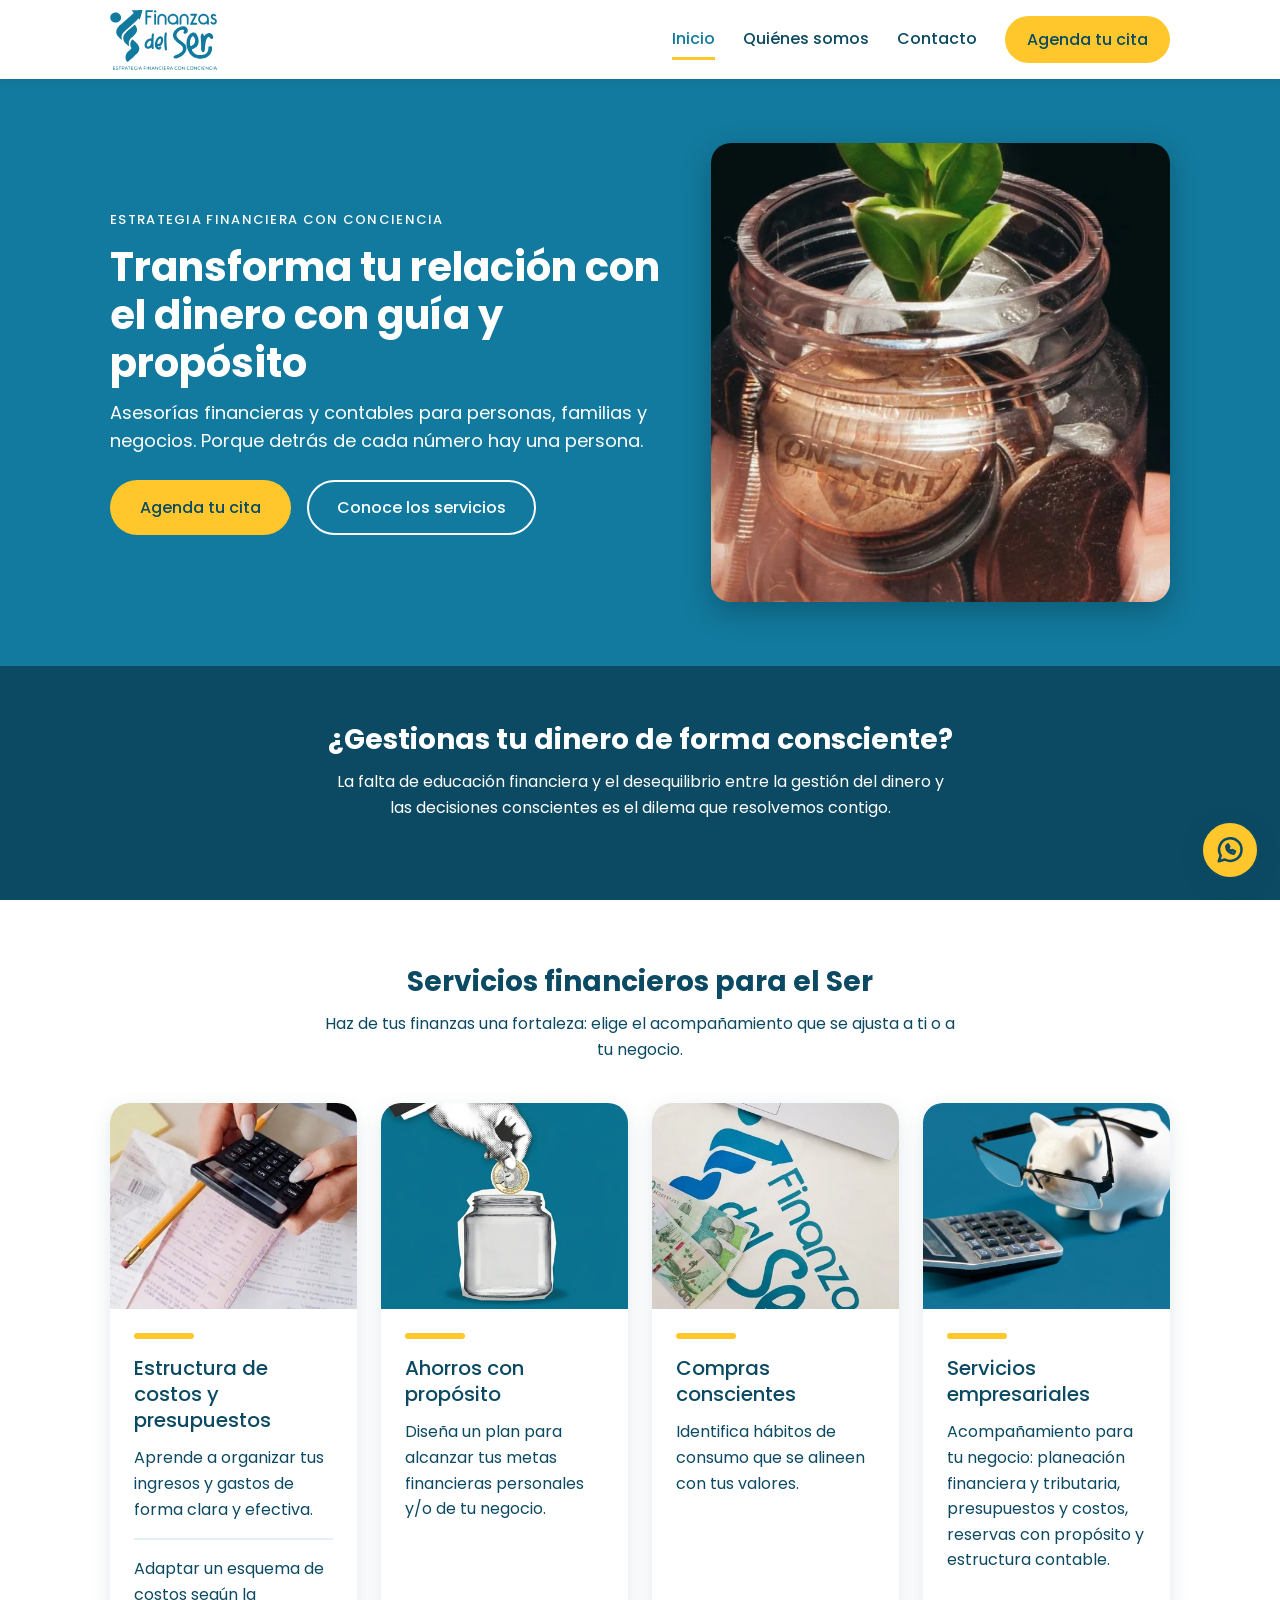
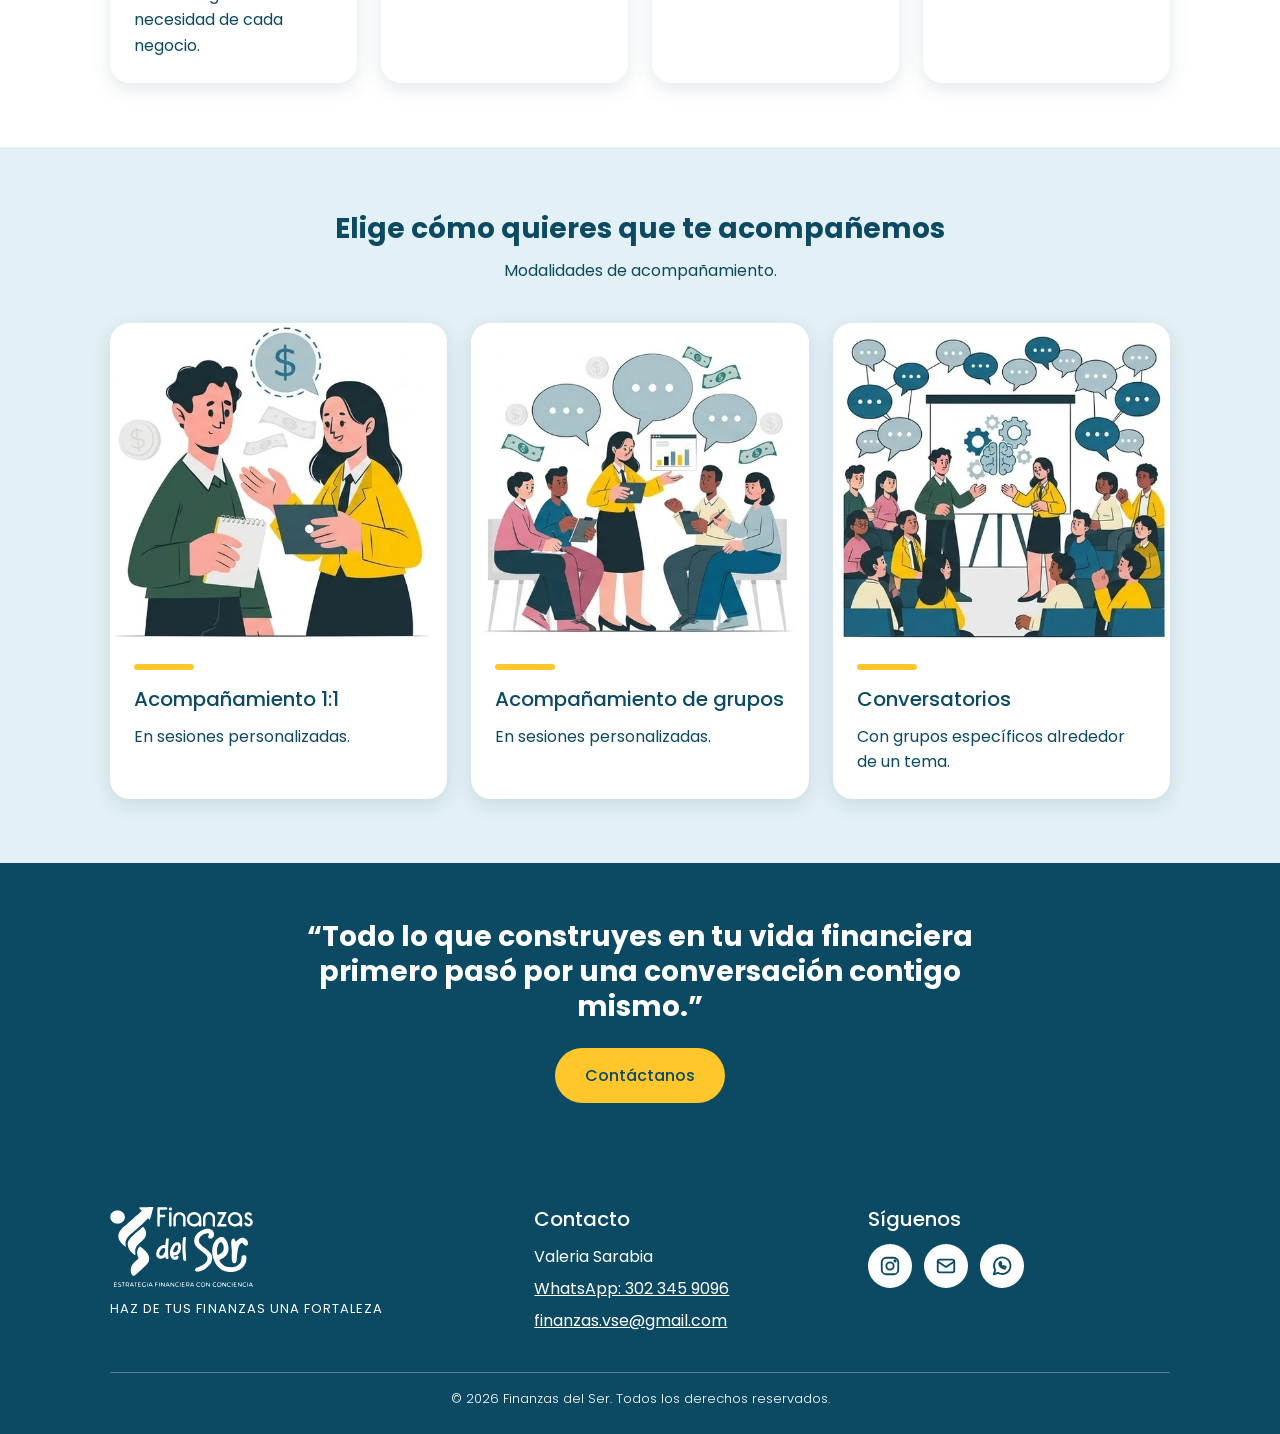
<file: index.html>
<!DOCTYPE html>
<html lang="es">
<head>
  <meta charset="UTF-8">
  <meta name="viewport" content="width=device-width, initial-scale=1">
  <title>Inicio | Finanzas del Ser</title>
  <meta name="description" content="Asesorías financieras y contables para personas, familias y negocios. Estrategia financiera con conciencia.">
  <link rel="preconnect" href="https://fonts.googleapis.com">
  <link rel="preconnect" href="https://fonts.gstatic.com" crossorigin>
  <link href="https://fonts.googleapis.com/css2?family=Poppins:wght@300;400;500;700&display=swap" rel="stylesheet">
  <link rel="icon" href="assets/img/favicon.svg" type="image/svg+xml">
  <link rel="icon" href="assets/img/favicon-32.png" type="image/png" sizes="32x32">
  <link rel="apple-touch-icon" href="assets/img/apple-touch-icon.png">
  <link rel="stylesheet" href="css/styles.css">
</head>
<body>
  <a class="saltar" href="#contenido">Saltar al contenido</a>

  <!-- IDENTIFICACIÓN + INTERACCIÓN: logo, nombre y menú -->
  <header class="encabezado">
    <div class="contenedor encabezado__barra">
      <a class="marca" href="index.html">
        <img src="assets/img/logo-azul.svg" alt="Finanzas del Ser, ir al inicio" width="556" height="312">
      </a>
      <button class="menu-boton" aria-expanded="false" aria-controls="menu-principal">Menú</button>
      <nav class="nav" id="menu-principal" aria-label="Principal">
        <ul>
        <li><a href="index.html" aria-current="page">Inicio</a></li>
        <li><a href="quienes-somos.html">Quiénes somos</a></li>
        <li><a href="contacto.html">Contacto</a></li>
          <li><a class="boton boton--principal boton--chico" href="https://wa.me/573023459096?text=Hola%2C%20quiero%20agendar%20una%20asesor%C3%ADa%20con%20Finanzas%20del%20Ser">Agenda tu cita</a></li>
        </ul>
      </nav>
    </div>
  </header>

  <main id="contenido">
    <!-- CONTENIDO: banner principal (hero) -->
    <section class="hero">
      <div class="contenedor hero__grid">
        <div>
          <p class="hero__etiqueta">Estrategia financiera con conciencia</p>
          <h1>Transforma tu relación con el dinero con guía y propósito</h1>
          <p>Asesorías financieras y contables para personas, familias y negocios. Porque detrás de cada número hay una persona.</p>
          <div class="botones">
            <a class="boton boton--principal" href="https://wa.me/573023459096?text=Hola%2C%20quiero%20agendar%20una%20asesor%C3%ADa%20con%20Finanzas%20del%20Ser">Agenda tu cita</a>
            <a class="boton boton--secundario" href="#servicios">Conoce los servicios</a>
          </div>
        </div>
        <div class="hero__imagen">
          <img src="assets/img/hero-frasco.webp" alt="Mano sosteniendo un frasco de monedas del que crece una planta" width="760" height="842">
        </div>
      </div>
    </section>

    <section class="banda">
      <div class="contenedor">
        <h2>¿Gestionas tu dinero de forma consciente?</h2>
        <p>La falta de educación financiera y el desequilibrio entre la gestión del dinero y las decisiones conscientes es el dilema que resolvemos contigo.</p>
      </div>
    </section>

    <!-- CONTENIDO: tarjetas de servicios -->
    <section class="seccion" id="servicios">
      <div class="contenedor">
        <div class="seccion__encabezado">
          <h2>Servicios financieros para el Ser</h2>
          <p>Haz de tus finanzas una fortaleza: elige el acompañamiento que se ajusta a ti o a tu negocio.</p>
        </div>
      <div class="tarjetas">
        <article class="tarjeta">
          <img src="assets/img/servicio-costos.webp" alt="Manos usando una calculadora sobre recibos y hojas de presupuesto" width="406" height="340" loading="lazy">
          <div class="tarjeta__cuerpo">
            <h3>Estructura de costos y presupuestos</h3>
            <p>Aprende a organizar tus ingresos y gastos de forma clara y efectiva.</p>
          <p class="tarjeta__extra">Adaptar un esquema de costos según la necesidad de cada negocio.</p>
          </div>
        </article>
        <article class="tarjeta">
          <img src="assets/img/servicio-ahorro.webp" alt="Collage de una mano dejando caer una moneda en un frasco de vidrio" width="406" height="340" loading="lazy">
          <div class="tarjeta__cuerpo">
            <h3>Ahorros con propósito</h3>
            <p>Diseña un plan para alcanzar tus metas financieras personales y/o de tu negocio.</p>
          </div>
        </article>
        <article class="tarjeta">
          <img src="assets/img/servicio-compras.webp" alt="Billetes colombianos sobre una superficie con el logo de Finanzas del Ser" width="406" height="340" loading="lazy">
          <div class="tarjeta__cuerpo">
            <h3>Compras conscientes</h3>
            <p>Identifica hábitos de consumo que se alineen con tus valores.</p>
          </div>
        </article>
        <article class="tarjeta">
          <img src="assets/img/servicio-productos.webp" alt="Alcancía de cerdito con gafas junto a una calculadora sobre fondo azul" width="406" height="340" loading="lazy">
          <div class="tarjeta__cuerpo">
            <h3>Servicios empresariales</h3>
            <p>Acompañamiento para tu negocio: planeación financiera y tributaria, presupuestos y costos, reservas con propósito y estructura contable.</p>
          </div>
        </article>
      </div>
      </div>
    </section>

    <section class="seccion seccion--niebla" id="modalidades">
      <div class="contenedor">
        <div class="seccion__encabezado">
          <h2>Elige cómo quieres que te acompañemos</h2>
          <p>Modalidades de acompañamiento.</p>
        </div>
      <div class="tarjetas tarjetas--3">
        <article class="tarjeta">
          <img src="assets/img/modalidad-1a1.webp" alt="Ilustración de dos personas conversando con una libreta y una tableta" width="520" height="488" loading="lazy">
          <div class="tarjeta__cuerpo">
            <h3>Acompañamiento 1:1</h3>
            <p>En sesiones personalizadas.</p>
          </div>
        </article>
        <article class="tarjeta">
          <img src="assets/img/modalidad-grupos.webp" alt="Ilustración de un grupo en una sesión con globos de conversación y una gráfica" width="520" height="488" loading="lazy">
          <div class="tarjeta__cuerpo">
            <h3>Acompañamiento de grupos</h3>
            <p>En sesiones personalizadas.</p>
          </div>
        </article>
        <article class="tarjeta">
          <img src="assets/img/modalidad-conversatorios.webp" alt="Ilustración de una persona presentando ante un grupo con globos de conversación" width="520" height="488" loading="lazy">
          <div class="tarjeta__cuerpo">
            <h3>Conversatorios</h3>
            <p>Con grupos específicos alrededor de un tema.</p>
          </div>
        </article>
      </div>
      </div>
    </section>

    <section class="banda">
      <div class="contenedor">
        <blockquote class="frase">“Todo lo que construyes en tu vida financiera primero pasó por una conversación contigo mismo.”</blockquote>
        <a class="boton boton--principal" href="contacto.html">Contáctanos</a>
      </div>
    </section>
  </main>

  <!-- IDENTIFICACIÓN: pie de página con contacto y año -->
  <footer class="pie">
    <div class="contenedor">
      <div class="pie__grid">
        <div>
          <img class="pie__logo" src="assets/img/logo-blanco.svg" width="556" height="312" alt="Finanzas del Ser, estrategia financiera con conciencia">
          <p class="pie__descriptor">Haz de tus finanzas una fortaleza</p>
        </div>
        <div>
          <h2>Contacto</h2>
          <ul>
            <li>Valeria Sarabia</li>
            <li><a href="https://wa.me/573023459096?text=Hola%2C%20quiero%20agendar%20una%20asesor%C3%ADa%20con%20Finanzas%20del%20Ser">WhatsApp: 302 345 9096</a></li>
            <li><a href="mailto:finanzas.vse@gmail.com">finanzas.vse@gmail.com</a></li>
          </ul>
        </div>
        <div>
          <h2>Síguenos</h2>
          <div class="redes">
            <a href="https://www.instagram.com/finanzas.delser/" target="_blank" rel="noopener" aria-label="Instagram de Finanzas del Ser"><img src="assets/icons/instagram-oscuro.svg" alt=""></a>
            <a href="mailto:finanzas.vse@gmail.com" aria-label="Correo de Finanzas del Ser"><img src="assets/icons/correo-oscuro.svg" alt=""></a>
            <a href="https://wa.me/573023459096?text=Hola%2C%20quiero%20agendar%20una%20asesor%C3%ADa%20con%20Finanzas%20del%20Ser" aria-label="WhatsApp de Finanzas del Ser"><img src="assets/icons/whatsapp-oscuro.svg" alt=""></a>
          </div>
        </div>
      </div>
      <div class="pie__legal">
        <p>&copy; 2026 Finanzas del Ser. Todos los derechos reservados.</p>
      </div>
    </div>
  </footer>

  <!-- INTERACCIÓN: botón flotante de WhatsApp (visible en todas las páginas) -->
  <a class="wpp-flotante" href="https://wa.me/573023459096?text=Hola%2C%20quiero%20agendar%20una%20asesor%C3%ADa%20con%20Finanzas%20del%20Ser" target="_blank" rel="noopener" aria-label="Escríbenos por WhatsApp">
    <img src="assets/icons/whatsapp-oscuro.svg" alt="">
  </a>

  <script src="js/main.js"></script>
</body>
</html>
</file>
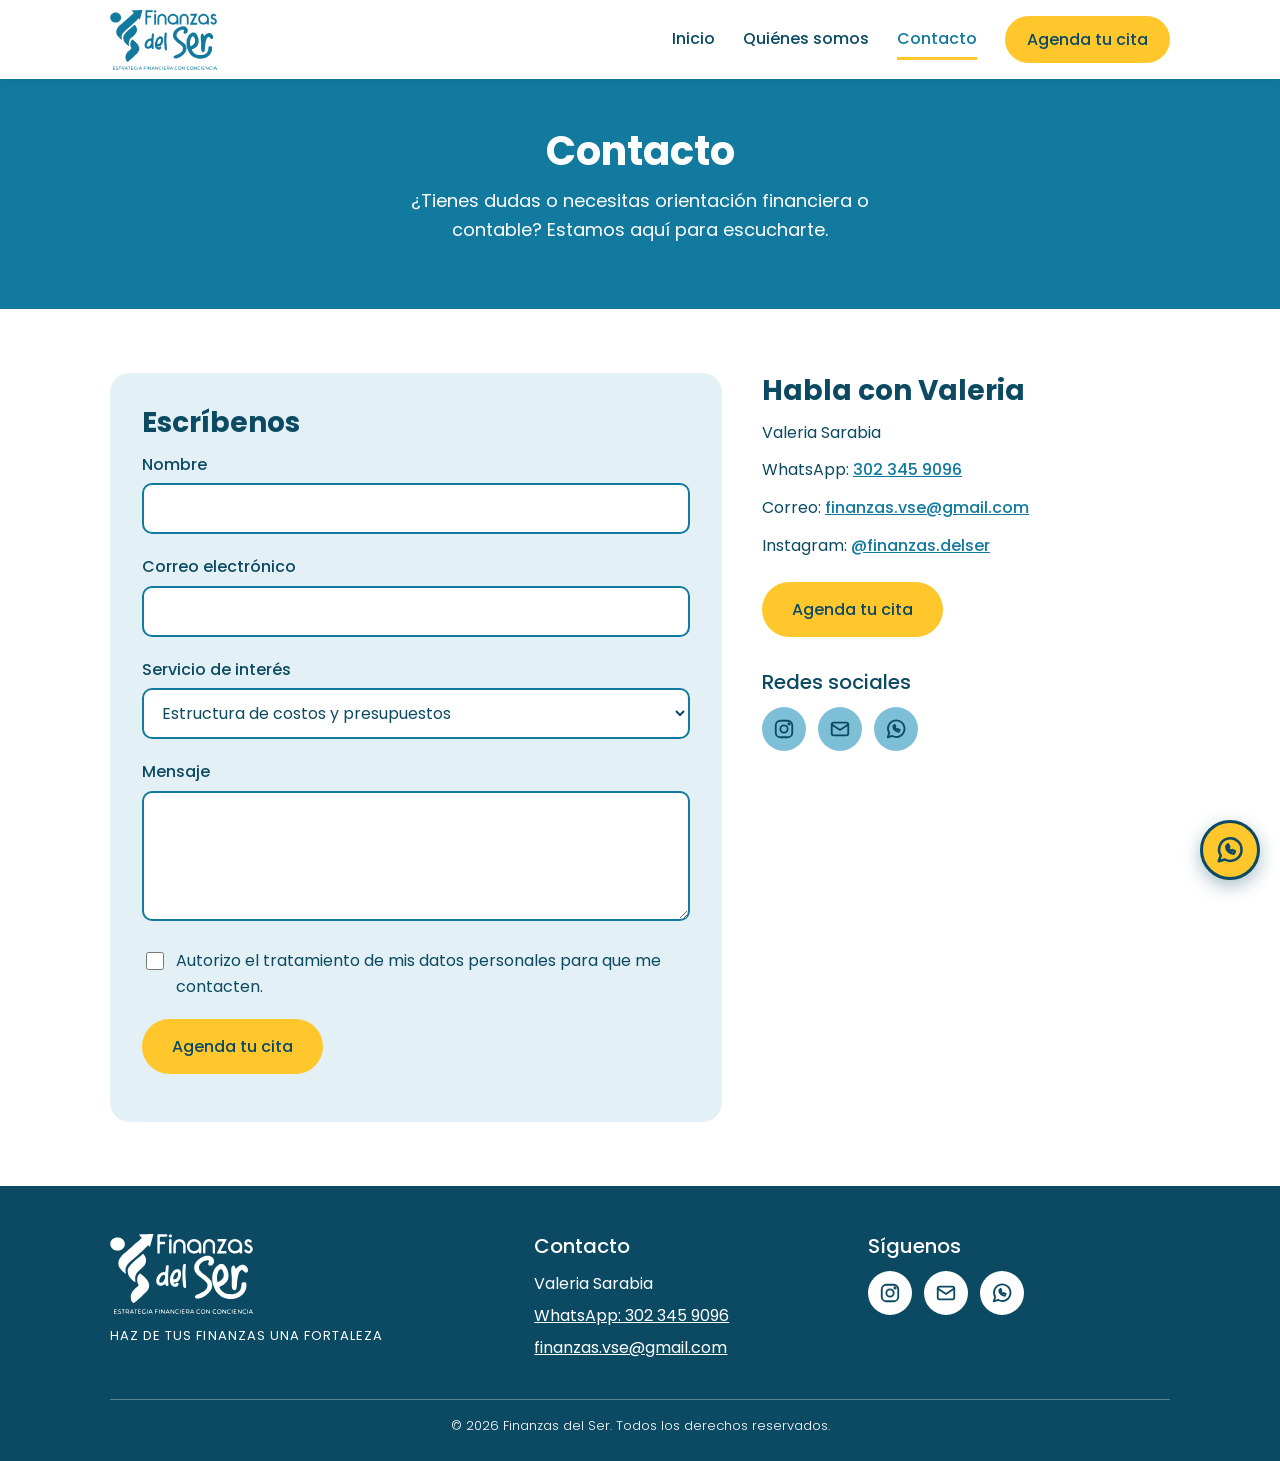
<file: contacto.html>
<!DOCTYPE html>
<html lang="es">
<head>
  <meta charset="UTF-8">
  <meta name="viewport" content="width=device-width, initial-scale=1">
  <title>Contacto | Finanzas del Ser</title>
  <meta name="description" content="Escríbenos para agendar tu cita de asesoría financiera.">
  <link rel="preconnect" href="https://fonts.googleapis.com">
  <link rel="preconnect" href="https://fonts.gstatic.com" crossorigin>
  <link href="https://fonts.googleapis.com/css2?family=Poppins:wght@300;400;500;700&display=swap" rel="stylesheet">
  <link rel="icon" href="assets/img/favicon.svg" type="image/svg+xml">
  <link rel="icon" href="assets/img/favicon-32.png" type="image/png" sizes="32x32">
  <link rel="apple-touch-icon" href="assets/img/apple-touch-icon.png">
  <link rel="stylesheet" href="css/styles.css">
</head>
<body>
  <a class="saltar" href="#contenido">Saltar al contenido</a>

  <!-- IDENTIFICACIÓN + INTERACCIÓN: logo, nombre y menú -->
  <header class="encabezado">
    <div class="contenedor encabezado__barra">
      <a class="marca" href="index.html">
        <img src="assets/img/logo-azul.svg" alt="Finanzas del Ser, ir al inicio" width="556" height="312">
      </a>
      <button class="menu-boton" aria-expanded="false" aria-controls="menu-principal">Menú</button>
      <nav class="nav" id="menu-principal" aria-label="Principal">
        <ul>
        <li><a href="index.html">Inicio</a></li>
        <li><a href="quienes-somos.html">Quiénes somos</a></li>
        <li><a href="contacto.html" aria-current="page">Contacto</a></li>
          <li><a class="boton boton--principal boton--chico" href="https://wa.me/573023459096?text=Hola%2C%20quiero%20agendar%20una%20asesor%C3%ADa%20con%20Finanzas%20del%20Ser">Agenda tu cita</a></li>
        </ul>
      </nav>
    </div>
  </header>

  <main id="contenido">
    <section class="hero hero--pagina">
      <div class="contenedor">
        <h1>Contacto</h1>
        <p>¿Tienes dudas o necesitas orientación financiera o contable? Estamos aquí para escucharte.</p>
      </div>
    </section>

    <section class="seccion">
      <div class="contenedor contacto-grid">
        <!-- INTERACCIÓN: formulario de contacto (solo visual) -->
        <form class="formulario" id="formulario-contacto">
          <h2>Escríbenos</h2>
          <div class="campo">
            <label for="nombre">Nombre</label>
            <input type="text" id="nombre" name="nombre" autocomplete="name" required>
          </div>
          <div class="campo">
            <label for="correo">Correo electrónico</label>
            <input type="email" id="correo" name="correo" autocomplete="email" required>
          </div>
          <div class="campo">
            <label for="servicio">Servicio de interés</label>
            <select id="servicio" name="servicio">
              <option>Estructura de costos y presupuestos</option>
              <option>Ahorros con propósito</option>
              <option>Compras conscientes</option>
              <option>Servicios empresariales</option>
            </select>
          </div>
          <div class="campo">
            <label for="mensaje">Mensaje</label>
            <textarea id="mensaje" name="mensaje" required></textarea>
          </div>
          <div class="campo campo--check">
            <input type="checkbox" id="autorizo" name="autorizo" required>
            <label for="autorizo">Autorizo el tratamiento de mis datos personales para que me contacten.</label>
          </div>
          <button class="boton boton--principal" type="submit">Agenda tu cita</button>
          <p class="mensaje-envio" id="mensaje-envio" role="status"></p>
        </form>

        <aside class="info-contacto">
          <h2>Habla con Valeria</h2>
          <ul>
            <li>Valeria Sarabia</li>
            <li>WhatsApp: <a href="https://wa.me/573023459096?text=Hola%2C%20quiero%20agendar%20una%20asesor%C3%ADa%20con%20Finanzas%20del%20Ser">302 345 9096</a></li>
            <li>Correo: <a href="mailto:finanzas.vse@gmail.com">finanzas.vse@gmail.com</a></li>
            <li>Instagram: <a href="https://www.instagram.com/finanzas.delser/" target="_blank" rel="noopener">@finanzas.delser</a></li>
          </ul>
          <a class="boton boton--principal" href="https://wa.me/573023459096?text=Hola%2C%20quiero%20agendar%20una%20asesor%C3%ADa%20con%20Finanzas%20del%20Ser">Agenda tu cita</a>
          <h3 style="margin-top:2rem">Redes sociales</h3>
          <div class="redes">
            <a href="https://www.instagram.com/finanzas.delser/" target="_blank" rel="noopener" aria-label="Instagram de Finanzas del Ser"><img src="assets/icons/instagram-oscuro.svg" alt=""></a>
            <a href="mailto:finanzas.vse@gmail.com" aria-label="Correo de Finanzas del Ser"><img src="assets/icons/correo-oscuro.svg" alt=""></a>
            <a href="https://wa.me/573023459096?text=Hola%2C%20quiero%20agendar%20una%20asesor%C3%ADa%20con%20Finanzas%20del%20Ser" aria-label="WhatsApp de Finanzas del Ser"><img src="assets/icons/whatsapp-oscuro.svg" alt=""></a>
          </div>
        </aside>
      </div>
    </section>
  </main>

  <!-- IDENTIFICACIÓN: pie de página con contacto y año -->
  <footer class="pie">
    <div class="contenedor">
      <div class="pie__grid">
        <div>
          <img class="pie__logo" src="assets/img/logo-blanco.svg" width="556" height="312" alt="Finanzas del Ser, estrategia financiera con conciencia">
          <p class="pie__descriptor">Haz de tus finanzas una fortaleza</p>
        </div>
        <div>
          <h2>Contacto</h2>
          <ul>
            <li>Valeria Sarabia</li>
            <li><a href="https://wa.me/573023459096?text=Hola%2C%20quiero%20agendar%20una%20asesor%C3%ADa%20con%20Finanzas%20del%20Ser">WhatsApp: 302 345 9096</a></li>
            <li><a href="mailto:finanzas.vse@gmail.com">finanzas.vse@gmail.com</a></li>
          </ul>
        </div>
        <div>
          <h2>Síguenos</h2>
          <div class="redes">
            <a href="https://www.instagram.com/finanzas.delser/" target="_blank" rel="noopener" aria-label="Instagram de Finanzas del Ser"><img src="assets/icons/instagram-oscuro.svg" alt=""></a>
            <a href="mailto:finanzas.vse@gmail.com" aria-label="Correo de Finanzas del Ser"><img src="assets/icons/correo-oscuro.svg" alt=""></a>
            <a href="https://wa.me/573023459096?text=Hola%2C%20quiero%20agendar%20una%20asesor%C3%ADa%20con%20Finanzas%20del%20Ser" aria-label="WhatsApp de Finanzas del Ser"><img src="assets/icons/whatsapp-oscuro.svg" alt=""></a>
          </div>
        </div>
      </div>
      <div class="pie__legal">
        <p>&copy; 2026 Finanzas del Ser. Todos los derechos reservados.</p>
      </div>
    </div>
  </footer>

  <!-- INTERACCIÓN: botón flotante de WhatsApp (visible en todas las páginas) -->
  <a class="wpp-flotante" href="https://wa.me/573023459096?text=Hola%2C%20quiero%20agendar%20una%20asesor%C3%ADa%20con%20Finanzas%20del%20Ser" target="_blank" rel="noopener" aria-label="Escríbenos por WhatsApp">
    <img src="assets/icons/whatsapp-oscuro.svg" alt="">
  </a>

  <script src="js/main.js"></script>
</body>
</html>
</file>
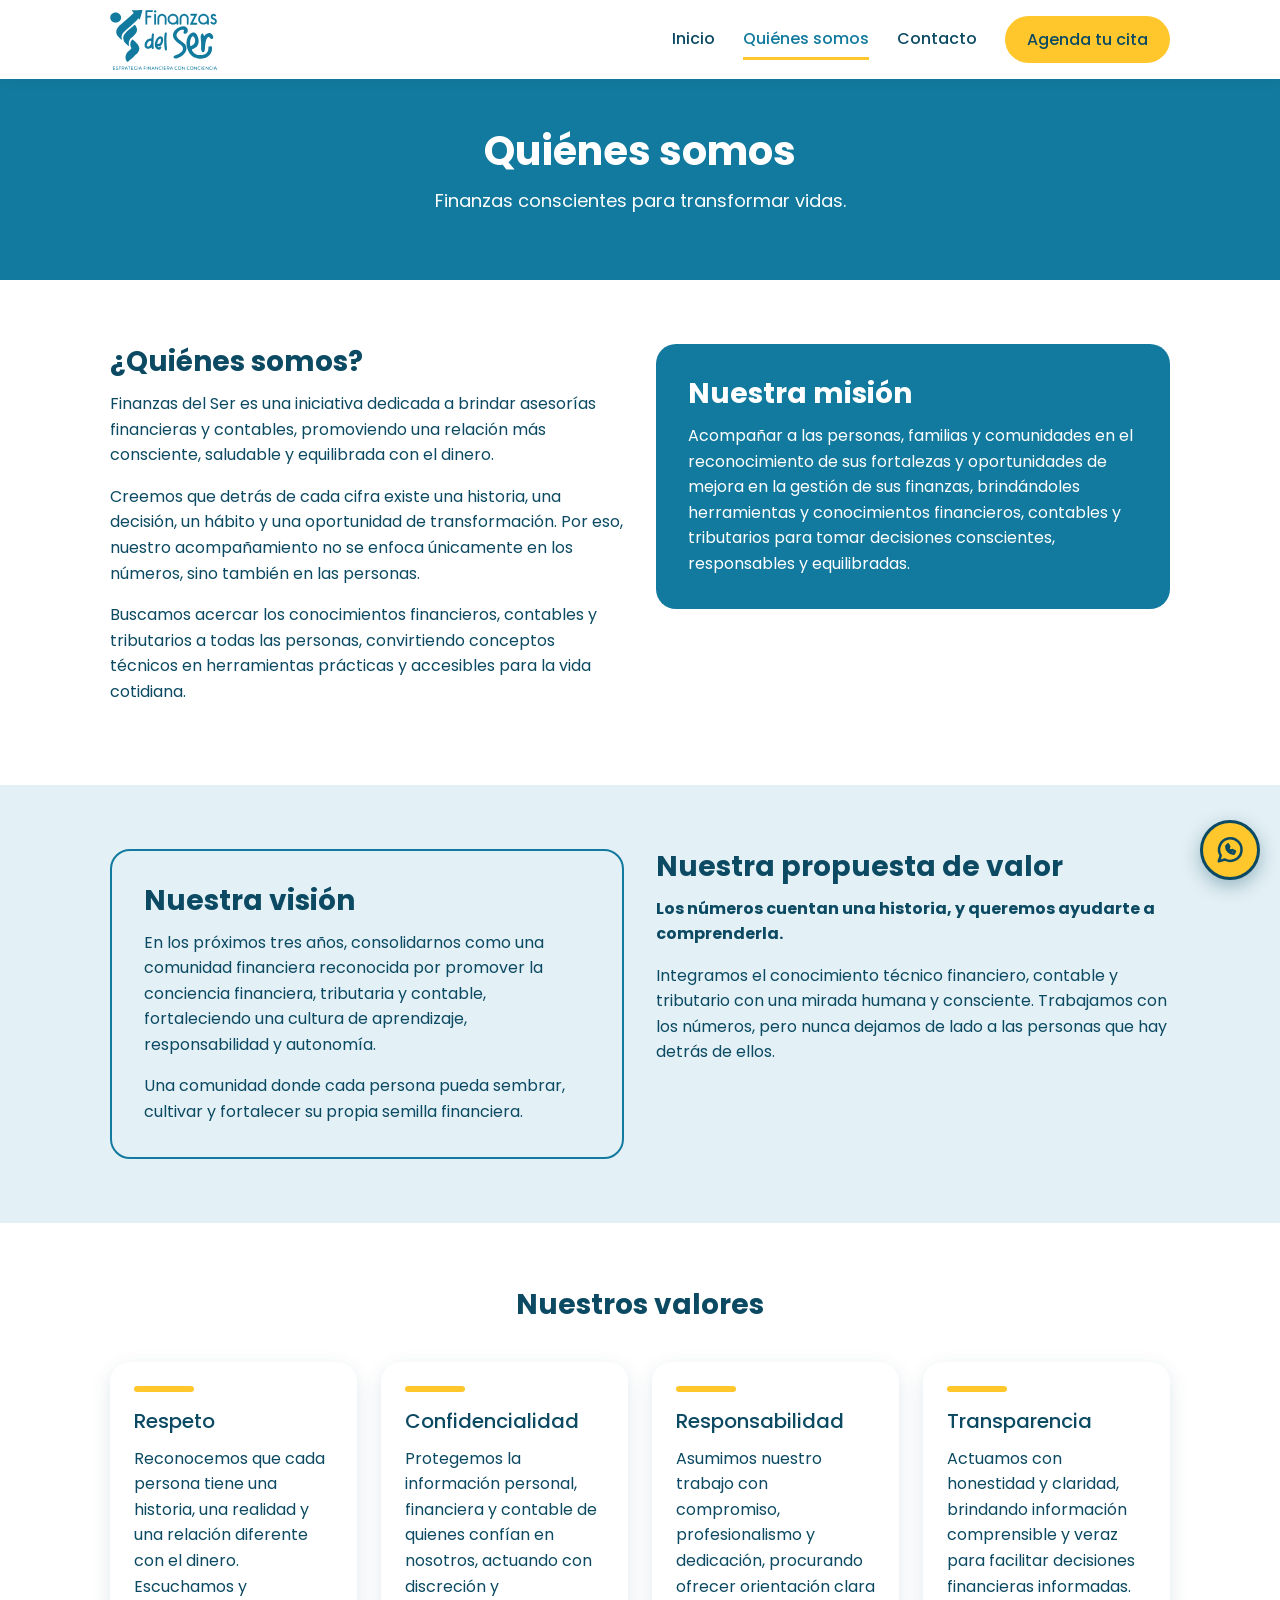
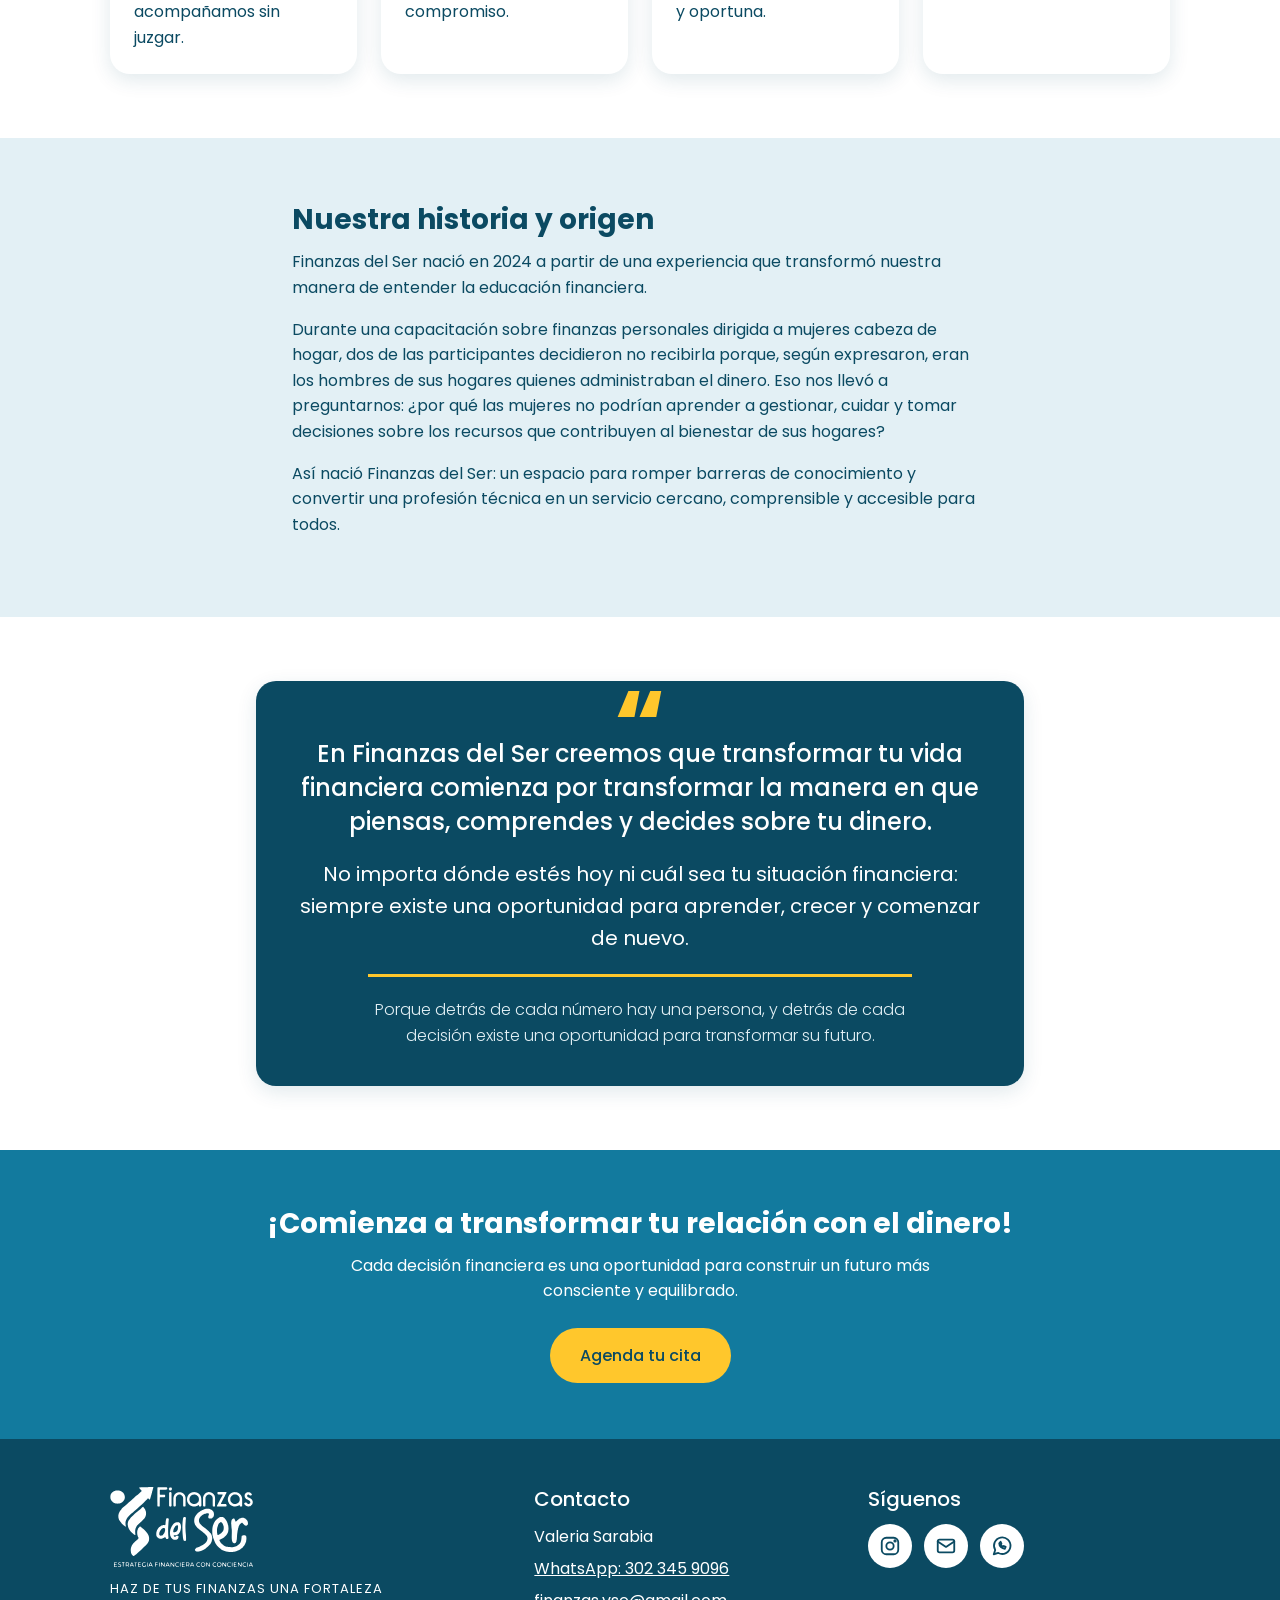
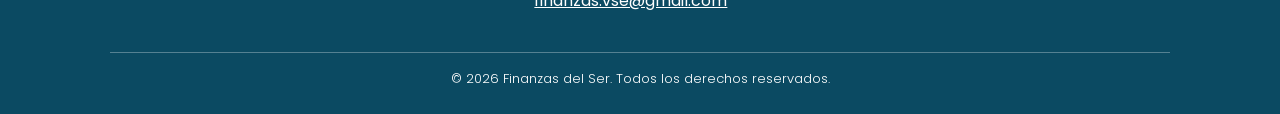
<file: quienes-somos.html>
<!DOCTYPE html>
<html lang="es">
<head>
  <meta charset="UTF-8">
  <meta name="viewport" content="width=device-width, initial-scale=1">
  <title>Quiénes somos | Finanzas del Ser</title>
  <meta name="description" content="Conoce la historia, misión, visión y valores de Finanzas del Ser.">
  <link rel="preconnect" href="https://fonts.googleapis.com">
  <link rel="preconnect" href="https://fonts.gstatic.com" crossorigin>
  <link href="https://fonts.googleapis.com/css2?family=Poppins:wght@300;400;500;700&display=swap" rel="stylesheet">
  <link rel="icon" href="assets/img/favicon.svg" type="image/svg+xml">
  <link rel="icon" href="assets/img/favicon-32.png" type="image/png" sizes="32x32">
  <link rel="apple-touch-icon" href="assets/img/apple-touch-icon.png">
  <link rel="stylesheet" href="css/styles.css">
</head>
<body>
  <a class="saltar" href="#contenido">Saltar al contenido</a>

  <!-- IDENTIFICACIÓN + INTERACCIÓN: logo, nombre y menú -->
  <header class="encabezado">
    <div class="contenedor encabezado__barra">
      <a class="marca" href="index.html">
        <img src="assets/img/logo-azul.svg" alt="Finanzas del Ser, ir al inicio" width="556" height="312">
      </a>
      <button class="menu-boton" aria-expanded="false" aria-controls="menu-principal">Menú</button>
      <nav class="nav" id="menu-principal" aria-label="Principal">
        <ul>
        <li><a href="index.html">Inicio</a></li>
        <li><a href="quienes-somos.html" aria-current="page">Quiénes somos</a></li>
        <li><a href="contacto.html">Contacto</a></li>
          <li><a class="boton boton--principal boton--chico" href="https://wa.me/573023459096?text=Hola%2C%20quiero%20agendar%20una%20asesor%C3%ADa%20con%20Finanzas%20del%20Ser">Agenda tu cita</a></li>
        </ul>
      </nav>
    </div>
  </header>

  <main id="contenido">
    <section class="hero hero--pagina">
      <div class="contenedor">
        <h1>Quiénes somos</h1>
        <p>Finanzas conscientes para transformar vidas.</p>
      </div>
    </section>

    <section class="seccion">
      <div class="contenedor dos-columnas">
        <div>
          <h2>¿Quiénes somos?</h2>
          <p>Finanzas del Ser es una iniciativa dedicada a brindar asesorías financieras y contables, promoviendo una relación más consciente, saludable y equilibrada con el dinero.</p>
          <p>Creemos que detrás de cada cifra existe una historia, una decisión, un hábito y una oportunidad de transformación. Por eso, nuestro acompañamiento no se enfoca únicamente en los números, sino también en las personas.</p>
          <p>Buscamos acercar los conocimientos financieros, contables y tributarios a todas las personas, convirtiendo conceptos técnicos en herramientas prácticas y accesibles para la vida cotidiana.</p>
        </div>
        <div class="destacado">
          <h2>Nuestra misión</h2>
          <p>Acompañar a las personas, familias y comunidades en el reconocimiento de sus fortalezas y oportunidades de mejora en la gestión de sus finanzas, brindándoles herramientas y conocimientos financieros, contables y tributarios para tomar decisiones conscientes, responsables y equilibradas.</p>
        </div>
      </div>
    </section>

    <section class="seccion seccion--niebla">
      <div class="contenedor dos-columnas">
        <div class="cita">
          <h2>Nuestra visión</h2>
          <p>En los próximos tres años, consolidarnos como una comunidad financiera reconocida por promover la conciencia financiera, tributaria y contable, fortaleciendo una cultura de aprendizaje, responsabilidad y autonomía.</p>
          <p>Una comunidad donde cada persona pueda sembrar, cultivar y fortalecer su propia semilla financiera.</p>
        </div>
        <div>
          <h2>Nuestra propuesta de valor</h2>
          <p><strong>Los números cuentan una historia, y queremos ayudarte a comprenderla.</strong></p>
          <p>Integramos el conocimiento técnico financiero, contable y tributario con una mirada humana y consciente. Trabajamos con los números, pero nunca dejamos de lado a las personas que hay detrás de ellos.</p>
        </div>
      </div>
    </section>

    <section class="seccion">
      <div class="contenedor">
        <div class="seccion__encabezado">
          <h2>Nuestros valores</h2>
        </div>
      <div class="tarjetas">
        <article class="tarjeta">
          <div class="tarjeta__cuerpo">
            <h3>Respeto</h3>
            <p>Reconocemos que cada persona tiene una historia, una realidad y una relación diferente con el dinero. Escuchamos y acompañamos sin juzgar.</p>
          </div>
        </article>
        <article class="tarjeta">
          <div class="tarjeta__cuerpo">
            <h3>Confidencialidad</h3>
            <p>Protegemos la información personal, financiera y contable de quienes confían en nosotros, actuando con discreción y compromiso.</p>
          </div>
        </article>
        <article class="tarjeta">
          <div class="tarjeta__cuerpo">
            <h3>Responsabilidad</h3>
            <p>Asumimos nuestro trabajo con compromiso, profesionalismo y dedicación, procurando ofrecer orientación clara y oportuna.</p>
          </div>
        </article>
        <article class="tarjeta">
          <div class="tarjeta__cuerpo">
            <h3>Transparencia</h3>
            <p>Actuamos con honestidad y claridad, brindando información comprensible y veraz para facilitar decisiones financieras informadas.</p>
          </div>
        </article>
      </div>
      </div>
    </section>

    <section class="seccion seccion--niebla">
      <div class="contenedor historia">
        <h2>Nuestra historia y origen</h2>
        <p>Finanzas del Ser nació en 2024 a partir de una experiencia que transformó nuestra manera de entender la educación financiera.</p>
        <p>Durante una capacitación sobre finanzas personales dirigida a mujeres cabeza de hogar, dos de las participantes decidieron no recibirla porque, según expresaron, eran los hombres de sus hogares quienes administraban el dinero. Eso nos llevó a preguntarnos: ¿por qué las mujeres no podrían aprender a gestionar, cuidar y tomar decisiones sobre los recursos que contribuyen al bienestar de sus hogares?</p>
        <p>Así nació Finanzas del Ser: un espacio para romper barreras de conocimiento y convertir una profesión técnica en un servicio cercano, comprensible y accesible para todos.</p>
      </div>
    </section>
    <section class="seccion">
      <div class="contenedor">
        <blockquote class="cierre">
          <p>En Finanzas del Ser creemos que transformar tu vida financiera comienza por transformar la manera en que piensas, comprendes y decides sobre tu dinero.</p>
          <p>No importa dónde estés hoy ni cuál sea tu situación financiera: siempre existe una oportunidad para aprender, crecer y comenzar de nuevo.</p>
          <footer>Porque detrás de cada número hay una persona, y detrás de cada decisión existe una oportunidad para transformar su futuro.</footer>
        </blockquote>
      </div>
    </section>

    <!-- INTERACCIÓN: llamado a la acción -->
    <section class="banda banda--principal">
      <div class="contenedor">
        <h2>¡Comienza a transformar tu relación con el dinero!</h2>
        <p>Cada decisión financiera es una oportunidad para construir un futuro más consciente y equilibrado.</p>
        <a class="boton boton--principal" href="https://wa.me/573023459096?text=Hola%2C%20quiero%20agendar%20una%20asesor%C3%ADa%20con%20Finanzas%20del%20Ser">Agenda tu cita</a>
      </div>
    </section>
  </main>

  <!-- IDENTIFICACIÓN: pie de página con contacto y año -->
  <footer class="pie">
    <div class="contenedor">
      <div class="pie__grid">
        <div>
          <img class="pie__logo" src="assets/img/logo-blanco.svg" width="556" height="312" alt="Finanzas del Ser, estrategia financiera con conciencia">
          <p class="pie__descriptor">Haz de tus finanzas una fortaleza</p>
        </div>
        <div>
          <h2>Contacto</h2>
          <ul>
            <li>Valeria Sarabia</li>
            <li><a href="https://wa.me/573023459096?text=Hola%2C%20quiero%20agendar%20una%20asesor%C3%ADa%20con%20Finanzas%20del%20Ser">WhatsApp: 302 345 9096</a></li>
            <li><a href="mailto:finanzas.vse@gmail.com">finanzas.vse@gmail.com</a></li>
          </ul>
        </div>
        <div>
          <h2>Síguenos</h2>
          <div class="redes">
            <a href="https://www.instagram.com/finanzas.delser/" target="_blank" rel="noopener" aria-label="Instagram de Finanzas del Ser"><img src="assets/icons/instagram-oscuro.svg" alt=""></a>
            <a href="mailto:finanzas.vse@gmail.com" aria-label="Correo de Finanzas del Ser"><img src="assets/icons/correo-oscuro.svg" alt=""></a>
            <a href="https://wa.me/573023459096?text=Hola%2C%20quiero%20agendar%20una%20asesor%C3%ADa%20con%20Finanzas%20del%20Ser" aria-label="WhatsApp de Finanzas del Ser"><img src="assets/icons/whatsapp-oscuro.svg" alt=""></a>
          </div>
        </div>
      </div>
      <div class="pie__legal">
        <p>&copy; 2026 Finanzas del Ser. Todos los derechos reservados.</p>
      </div>
    </div>
  </footer>

  <!-- INTERACCIÓN: botón flotante de WhatsApp (visible en todas las páginas) -->
  <a class="wpp-flotante" href="https://wa.me/573023459096?text=Hola%2C%20quiero%20agendar%20una%20asesor%C3%ADa%20con%20Finanzas%20del%20Ser" target="_blank" rel="noopener" aria-label="Escríbenos por WhatsApp">
    <img src="assets/icons/whatsapp-oscuro.svg" alt="">
  </a>

  <script src="js/main.js"></script>
</body>
</html>
</file>
<file: css/styles.css>
/* =====================================================================
   Finanzas del Ser · Hoja de estilos única para todo el sitio
   Basada en el Manual de branding e identidad visual.
   Orden del archivo:
   1. Variables (paleta, fuente, tamaños)  ← aquí se cambia la identidad
   2. Base y tipografía
   3. Encabezado y menú
   4. Botones
   5. Hero y secciones
   6. Tarjetas (Grid)
   7. Páginas internas (Quiénes somos, Contacto)
   8. Pie de página y botón flotante
   9. Responsivo (media queries)
   ===================================================================== */

/* ---------- 1. VARIABLES ---------- */
:root {
  /* Paleta del manual de branding (5 colores + blanco) */
  --azul-principal: #127A9E;  /* fondos, títulos y encabezados */
  --azul-profundo: #0B4A62;   /* textos y fondos oscuros */
  --azul-cielo: #7DBFD6;      /* detalles de apoyo */
  --azul-niebla: #E3F0F5;     /* fondos suaves y tarjetas */
  --amarillo: #FFC72C;        /* SOLO botones de acción */
  --amarillo-hover: #E6AC00;  /* amarillo al pasar el mouse */
  --blanco: #FFFFFF;

  /* Tipografía: una sola familia (Poppins) con distintos pesos */
  --fuente: "Poppins", Arial, sans-serif;
  --peso-ligero: 300;
  --peso-normal: 400;
  --peso-medio: 500;
  --peso-negrita: 700;

  /* Jerarquía tipográfica (igual en todas las páginas) */
  --tam-h1: 2.5rem;        /* 40 px */
  --tam-h2: 1.75rem;       /* 28 px */
  --tam-h3: 1.25rem;       /* 20 px */
  --tam-texto: 1rem;       /* 16 px */
  --tam-pequeno: 0.8125rem; /* 13 px */
  --interlineado: 1.6;     /* párrafos */

  /* Formas */
  --radio: 20px;           /* esquinas redondeadas: cercanía */
  --radio-boton: 999px;
  --sombra: 0 6px 20px rgba(11, 74, 98, 0.12);
  --ancho-max: 1100px;

  /* Color del contorno de foco (cambia en fondos oscuros) */
  --foco: var(--azul-profundo);
}

/* ---------- 2. BASE Y TIPOGRAFÍA ---------- */
* { box-sizing: border-box; }

body {
  margin: 0;
  font-family: var(--fuente);
  font-weight: var(--peso-normal);
  font-size: var(--tam-texto);
  line-height: var(--interlineado);
  color: var(--azul-profundo);
  background: var(--blanco);
}

h1, h2, h3 { margin: 0 0 0.75rem; }
h1 { font-size: var(--tam-h1); font-weight: var(--peso-negrita); line-height: 1.2; }
h2 { font-size: var(--tam-h2); font-weight: var(--peso-negrita); line-height: 1.25; }
h3 { font-size: var(--tam-h3); font-weight: var(--peso-medio); line-height: 1.3; }
p  { margin: 0 0 1rem; }
small, .texto-pequeno {
  font-size: var(--tam-pequeno);
  font-weight: var(--peso-ligero);
  line-height: 1.5;
}
img { max-width: 100%; height: auto; display: block; }
a { color: var(--azul-principal); }

.contenedor {
  width: 100%;
  max-width: var(--ancho-max);
  margin: 0 auto;
  padding: 0 1.25rem;
}

/* Enlace para saltar al contenido (accesibilidad con teclado) */
.saltar {
  position: absolute;
  left: -999px;
  background: var(--amarillo);
  color: var(--azul-profundo);
  padding: 0.5rem 1rem;
  z-index: 100;
}
.saltar:focus { left: 0; }

/* Foco visible para quien navega con teclado */
a:focus-visible, button:focus-visible {
  outline: 3px solid var(--foco);
  outline-offset: 3px;
}

/* ---------- 3. ENCABEZADO Y MENÚ (Flexbox) ---------- */
.encabezado {
  position: sticky;
  top: 0;
  z-index: 50;
  background: var(--blanco);
  box-shadow: 0 2px 10px rgba(11, 74, 98, 0.10);
}
.encabezado__barra {
  display: flex;
  align-items: center;
  justify-content: space-between;
  padding: 0.6rem 1.25rem;
}
/* El logo nunca baja de 120 px de ancho (tamaño mínimo del manual) */
.marca img { height: 60px; width: auto; }

.nav ul {
  display: flex;
  align-items: center;
  gap: 1.75rem;
  list-style: none;
  margin: 0;
  padding: 0;
}
.nav a:not(.boton) {
  text-decoration: none;
  font-weight: var(--peso-medio);
  color: var(--azul-profundo);
  padding: 0.4rem 0;
  border-bottom: 3px solid transparent;
  transition: color 0.2s, border-color 0.2s;
}
.nav a:not(.boton):hover { color: var(--azul-principal); border-bottom-color: var(--amarillo); }
/* Página actual: el usuario siempre sabe dónde está */
.nav a[aria-current="page"] { color: var(--azul-principal); border-bottom-color: var(--amarillo); }

/* Botón hamburguesa: solo visible en celular */
.menu-boton {
  display: none;
  background: none;
  border: 2px solid var(--azul-principal);
  border-radius: 10px;
  padding: 0.4rem 0.8rem;
  font-family: var(--fuente);
  font-weight: var(--peso-medio);
  color: var(--azul-principal);
  cursor: pointer;
}

/* ---------- 4. BOTONES ---------- */
.boton {
  display: inline-block;
  font-family: var(--fuente);
  font-weight: var(--peso-medio);
  font-size: var(--tam-texto);
  text-decoration: none;
  text-align: center;
  padding: 0.8rem 1.75rem;
  border-radius: var(--radio-boton);
  border: 2px solid transparent;
  cursor: pointer;
  transition: background-color 0.2s, transform 0.2s, color 0.2s;
}
.boton--chico { padding: 0.55rem 1.25rem; }
/* Botón de acción: SIEMPRE amarillo con texto azul profundo */
.boton--principal { background: var(--amarillo); color: var(--azul-profundo); }
.boton--principal:hover { background: var(--amarillo-hover); transform: translateY(-2px); }
/* Botón secundario: contorno blanco sobre fondos azules */
.boton--secundario { background: transparent; color: var(--blanco); border-color: var(--blanco); }
.boton--secundario:hover { background: var(--blanco); color: var(--azul-principal); }
.botones { display: flex; flex-wrap: wrap; gap: 1rem; }

/* ---------- 5. HERO Y SECCIONES ---------- */
.hero,
.banda { --foco: var(--blanco); }

.hero {
  background: var(--azul-principal);
  color: var(--blanco);
  padding: 4rem 0;
}
/* Balance asimétrico: texto más ancho a la izquierda, imagen a la derecha */
.hero__grid {
  display: grid;
  grid-template-columns: 1.1fr 0.9fr;
  gap: 2.5rem;
  align-items: center;
}
.hero__etiqueta {
  font-weight: var(--peso-medio);
  font-size: var(--tam-pequeno);
  letter-spacing: 0.1em;
  text-transform: uppercase;
  margin-bottom: 0.75rem;
}
.hero p:not(.hero__etiqueta) { font-size: 1.125rem; max-width: 34rem; }
.hero .botones { margin-top: 1.5rem; }
.hero__imagen img {
  width: 100%;
  aspect-ratio: 1 / 1;
  object-fit: cover;
  border-radius: var(--radio);
  box-shadow: 0 10px 30px rgba(0, 0, 0, 0.25);
}
.hero--pagina { padding: 3rem 0; text-align: center; }
.hero--pagina p:not(.hero__etiqueta) { margin-left: auto; margin-right: auto; }

.seccion { padding: 4rem 0; }
.seccion--niebla { background: var(--azul-niebla); }
.seccion__encabezado { text-align: center; max-width: 40rem; margin: 0 auto 2.5rem; }

/* Franjas de color con mensaje central */
.banda {
  background: var(--azul-profundo);
  color: var(--blanco);
  text-align: center;
  padding: 3.5rem 0;
}
.banda p { max-width: 38rem; margin: 0 auto 1.5rem; }
.banda--principal { background: var(--azul-principal); }

/* ---------- 6. TARJETAS (Grid) ---------- */
.tarjetas {
  display: grid;
  grid-template-columns: repeat(4, 1fr);
  gap: 1.5rem;
}
.tarjetas--3 { grid-template-columns: repeat(3, 1fr); }
.tarjeta {
  background: var(--blanco);
  border-radius: var(--radio);
  overflow: hidden;
  box-shadow: var(--sombra);
  transition: transform 0.2s, box-shadow 0.2s;
}
.tarjeta:hover { transform: translateY(-4px); box-shadow: 0 10px 26px rgba(11, 74, 98, 0.22); }
.tarjeta img { width: 100%; aspect-ratio: 406 / 340; object-fit: cover; }
.tarjetas--3 .tarjeta img { aspect-ratio: 520 / 488; object-fit: contain; background: var(--blanco); }
.tarjeta__cuerpo { padding: 1.5rem; }
/* Barra amarilla decorativa sobre cada título (sello del manual) */
.tarjeta__cuerpo::before {
  content: "";
  display: block;
  width: 3.75rem;
  height: 6px;
  border-radius: 3px;
  background: var(--amarillo);
  margin-bottom: 1rem;
}
.tarjeta__cuerpo p { margin-bottom: 0; }
.tarjeta__extra {
  margin-top: 1rem;
  padding-top: 1rem;
  border-top: 2px solid var(--azul-niebla);
}
.seccion__accion { text-align: center; margin-top: 2.5rem; }
.seccion__accion .boton--secundario { color: var(--azul-principal); border-color: var(--azul-principal); }
.seccion__accion .boton--secundario:hover { background: var(--azul-principal); color: var(--blanco); }

/* ---------- 7. PÁGINAS INTERNAS ---------- */
.dos-columnas {
  display: grid;
  grid-template-columns: 1fr 1fr;
  gap: 2rem;
  align-items: start;
}
.destacado {
  --foco: var(--blanco);
  background: var(--azul-principal);
  color: var(--blanco);
  border-radius: var(--radio);
  padding: 2rem;
}
.destacado p:last-child { margin-bottom: 0; }
.cita {
  border: 2px solid var(--azul-principal);
  border-radius: var(--radio);
  padding: 2rem;
}
.cita p:last-child { margin-bottom: 0; }

.contacto-grid {
  display: grid;
  grid-template-columns: 1.2fr 0.8fr;
  gap: 2.5rem;
  align-items: start;
}
.formulario { background: var(--azul-niebla); border-radius: var(--radio); padding: 2rem; }
.campo { margin-bottom: 1.25rem; }
.campo label { display: block; font-weight: var(--peso-medio); margin-bottom: 0.35rem; }
.campo input, .campo select, .campo textarea {
  width: 100%;
  font-family: var(--fuente);
  font-size: var(--tam-texto);
  padding: 0.7rem 0.9rem;
  border: 2px solid var(--azul-principal);
  border-radius: 10px;
  background: var(--blanco);
  color: var(--azul-profundo);
}
.campo input:hover, .campo select:hover, .campo textarea:hover { border-color: var(--azul-profundo); }
/* Estado de foco del manual: borde azul */
.campo input:focus, .campo select:focus, .campo textarea:focus {
  outline: none;
  border-color: var(--azul-profundo);
  box-shadow: 0 0 0 4px var(--azul-cielo);
}
.campo textarea { min-height: 130px; resize: vertical; }
.mensaje-envio { margin-top: 1rem; font-weight: var(--peso-medio); }
.info-contacto ul { list-style: none; padding: 0; margin: 0 0 1.5rem; }
.info-contacto li { margin-bottom: 0.75rem; }
.redes { display: flex; gap: 0.75rem; }
.redes a {
  width: 44px;
  height: 44px;
  border-radius: 50%;
  background: var(--azul-cielo);
  display: flex;
  align-items: center;
  justify-content: center;
  transition: background-color 0.2s, transform 0.2s;
}
.redes a:hover { background: var(--amarillo); transform: translateY(-2px); }
.redes img { width: 22px; height: 22px; }

.campo--check { display: flex; gap: 0.6rem; align-items: flex-start; }
.campo--check input { width: 1.25rem; height: 1.25rem; margin-top: 0.2rem; accent-color: var(--azul-profundo); }
.campo--check label { font-weight: var(--peso-normal); margin: 0; }
.frase { font-size: var(--tam-h2); font-weight: var(--peso-negrita); line-height: 1.25; max-width: 44rem; margin: 0 auto 1.5rem; }
.cierre {
  position: relative;
  max-width: 48rem;
  margin: 0 auto;
  padding: 3.5rem 2.5rem 2.25rem;
  background: var(--azul-profundo);
  color: var(--blanco);
  border-radius: var(--radio);
  box-shadow: var(--sombra);
  text-align: center;
  font-size: 1.25rem;
  line-height: 1.6;
  --foco: var(--blanco);
}
/* Comilla grande decorativa */
.cierre::before {
  content: "\201C";
  position: absolute;
  top: -0.3rem;
  left: 50%;
  transform: translateX(-50%);
  font-size: 6rem;
  line-height: 1;
  font-weight: var(--peso-negrita);
  color: var(--amarillo);
}
.cierre p { margin-bottom: 1.25rem; }
.cierre p:first-child { font-weight: var(--peso-medio); font-size: 1.5rem; line-height: 1.4; }
.cierre footer {
  display: inline-block;
  max-width: 34rem;
  font-size: var(--tam-texto);
  font-weight: var(--peso-ligero);
  color: var(--azul-niebla);
  padding-top: 1.25rem;
  border-top: 3px solid var(--amarillo);
}
.historia { max-width: 46rem; }
.info-contacto a { font-weight: var(--peso-medio); }

/* ---------- 8. PIE DE PÁGINA Y BOTÓN FLOTANTE ---------- */
.pie {
  --foco: var(--blanco);
  background: var(--azul-profundo);
  color: var(--blanco);
  padding: 3rem 0 1.5rem;
}
.pie__grid {
  display: grid;
  grid-template-columns: 1.3fr 1fr 1fr;
  gap: 2rem;
}
.pie h2 { font-size: var(--tam-h3); font-weight: var(--peso-medio); }
.pie__logo { height: 80px; width: auto; margin-bottom: 0.75rem; }
.pie__descriptor {
  font-size: var(--tam-pequeno);
  letter-spacing: 0.08em;
  text-transform: uppercase;
}
.pie a { color: var(--blanco); }
.pie a:hover { color: var(--amarillo); }
.pie ul { list-style: none; padding: 0; margin: 0; }
.pie li { margin-bottom: 0.4rem; }
/* Íconos de redes en el pie: círculo blanco con ícono azul profundo */
.pie .redes a { background: var(--blanco); }
.pie .redes a:hover { background: var(--amarillo); }
.pie__legal {
  margin-top: 2rem;
  padding-top: 1rem;
  border-top: 1px solid rgba(255, 255, 255, 0.3);
  text-align: center;
}
.pie__legal p { margin: 0; font-size: var(--tam-pequeno); font-weight: var(--peso-ligero); }

/* Botón flotante de WhatsApp: acción principal, por eso es amarillo */
.wpp-flotante {
  position: fixed;
  right: 1.25rem;
  bottom: 1.25rem;
  z-index: 60;
  width: 60px;
  height: 60px;
  border-radius: 50%;
  background: var(--amarillo);
  border: 3px solid var(--azul-profundo);
  box-shadow: 0 6px 18px rgba(11, 74, 98, 0.35);
  display: flex;
  align-items: center;
  justify-content: center;
  transition: background-color 0.2s, transform 0.2s;
}
.wpp-flotante img { width: 30px; height: 30px; }
.wpp-flotante:hover { background: var(--amarillo-hover); transform: scale(1.08); }

/* ---------- 9. RESPONSIVO ---------- */
/* Tablet: las tarjetas pasan de 4 a 2 columnas y los bloques se apilan */
@media (max-width: 900px) {
  .tarjetas { grid-template-columns: repeat(2, 1fr); }
  .tarjetas--3 { grid-template-columns: repeat(3, 1fr); }
  .hero__grid, .dos-columnas, .contacto-grid, .pie__grid { grid-template-columns: 1fr; }
  .hero__imagen { max-width: 420px; }
}

/* Celular: tarjetas en 1 columna, menú hamburguesa y títulos más pequeños */
@media (max-width: 720px) {
  .cierre { padding: 3.5rem 1.5rem 1.75rem; font-size: 1.0625rem; }
  .cierre p:first-child { font-size: 1.25rem; }
  :root { --tam-h1: 2rem; --tam-h2: 1.5rem; }
  .tarjetas, .tarjetas--3 { grid-template-columns: 1fr; }
  .menu-boton { display: block; }
  .nav {
    display: none;
    position: absolute;
    top: 100%;
    left: 0;
    right: 0;
    background: var(--blanco);
    padding: 1rem 1.25rem 1.5rem;
    box-shadow: 0 8px 16px rgba(11, 74, 98, 0.15);
  }
  .nav--abierto { display: block; }
  .nav ul { flex-direction: column; align-items: stretch; gap: 0.5rem; }
  .nav a:not(.boton) { display: block; padding: 0.6rem 0; }
  .nav .boton { display: block; margin-top: 0.5rem; }
  .hero { padding: 3rem 0; }
  .seccion { padding: 3rem 0; }
  .botones .boton { width: 100%; }
  .pie { padding-bottom: 5.5rem; } /* deja libre el final para el botón flotante */
}
</file>
